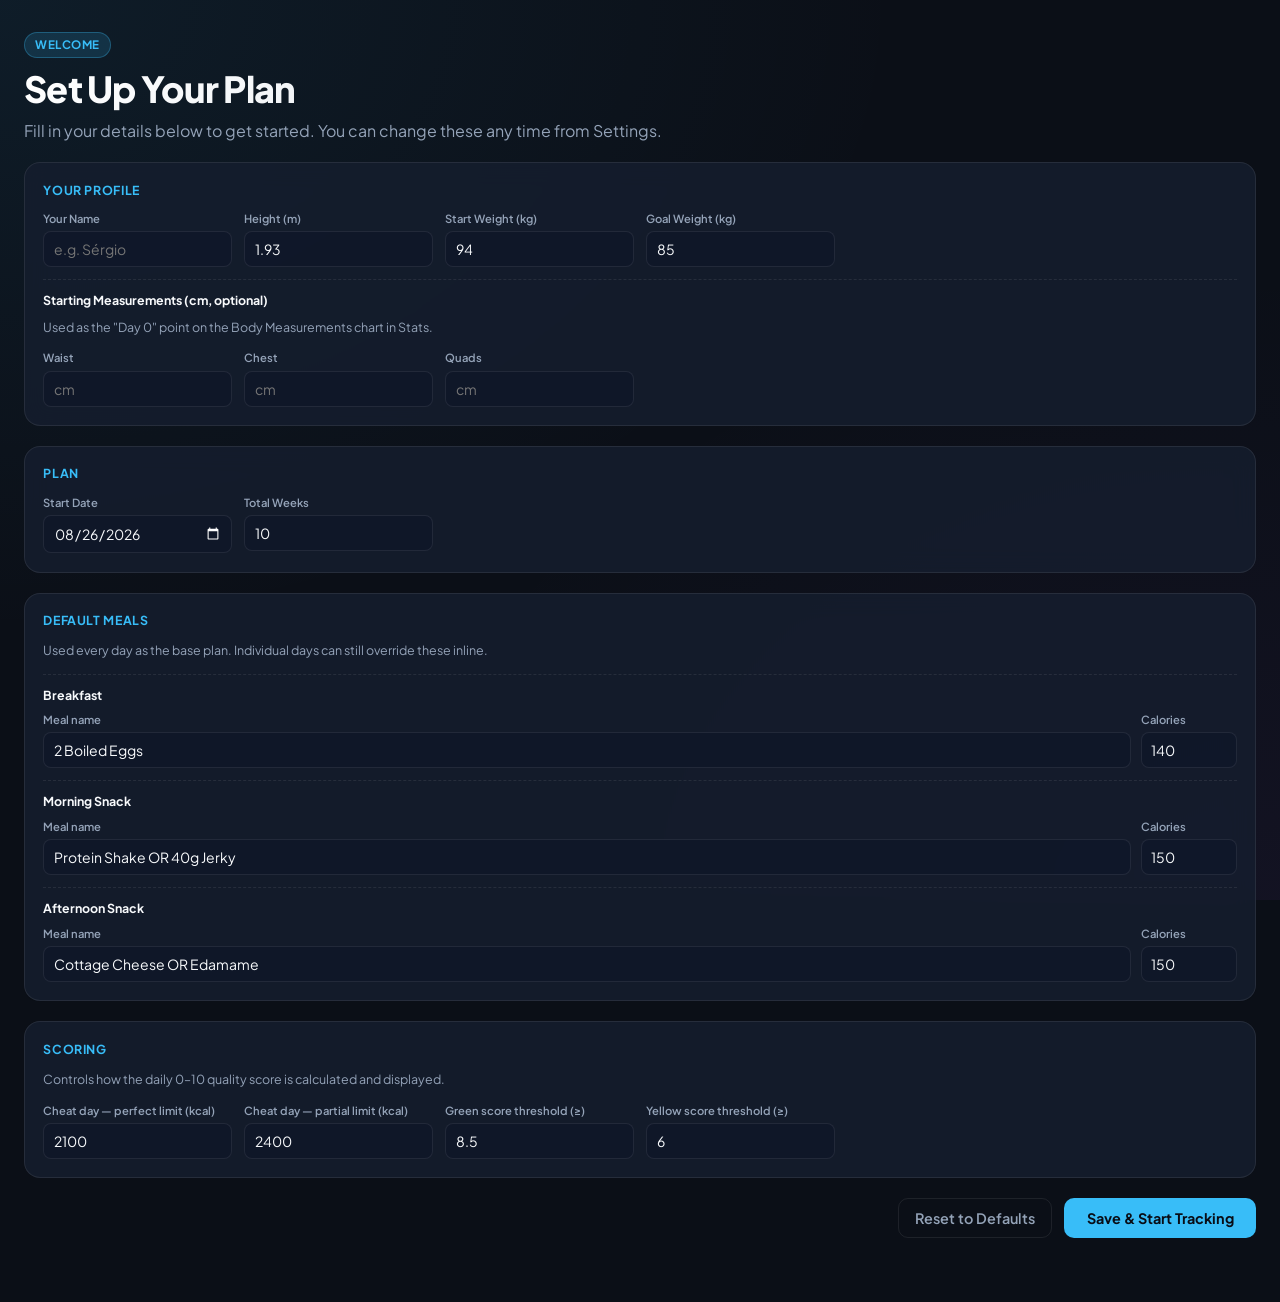
<file: index.html>
<!DOCTYPE html>
<html lang="en">
<head>
  <meta charset="UTF-8">
  <meta name="viewport" content="width=device-width, initial-scale=1.0">
  <meta name="apple-mobile-web-app-capable" content="yes">
  <meta name="apple-mobile-web-app-status-bar-style" content="black-translucent">
  <meta name="apple-mobile-web-app-title" content="Transform">
  <meta name="theme-color" content="#0b0f17">
  <title>10-Week Transformation Tracker</title>
  <link rel="preconnect" href="https://fonts.googleapis.com">
  <link rel="preconnect" href="https://fonts.gstatic.com" crossorigin>
  <link href="https://fonts.googleapis.com/css2?family=Plus+Jakarta+Sans:wght@400;500;600;700;800&display=swap" rel="stylesheet">
  <link rel="manifest" href="manifest.json">
  <link rel="icon" href="files/favicon.svg" type="image/svg+xml">
  <link rel="apple-touch-icon" href="files/apple-touch-icon.png">
  <link rel="stylesheet" href="css/styles.css">
  <script>
    const _profile = new URLSearchParams(location.search).get('profile') || 'default';
    const _cfgKey = _profile === 'default' ? 'weightLossTrackerConfig' : `weightLossTrackerConfig_${_profile}`;
    if (!localStorage.getItem(_cfgKey)) {
      const _dest = new URL('config.html', location.href);
      if (_profile !== 'default') _dest.searchParams.set('profile', _profile);
      location.replace(_dest.toString());
    }
  </script>
</head>
<body>

  <header>
    <div class="brand-badge">Loading…</div>
    <p class="welcome-line" id="welcome-line" hidden></p>
    <h1>10-Week Transformation Plan</h1>
    <p class="subtitle" id="app-subtitle">Personalized tracker. Features Mon-Sun weekly views, exercise logs, Sunday progress photos, and weighted 0-10 daily quality scores.</p>
  </header>

  <section class="dashboard-card" id="overall-progress">
    <h2 class="visually-hidden">Overall Progress</h2>
    <div class="progress-header">
      <div class="progress-title">10-Week Overall Progress</div>
      <div class="progress-number" id="overall-percentage">0%</div>
    </div>
    <div class="progress-track">
      <div class="progress-fill" id="overall-bar"></div>
    </div>
  </section>

  <section class="quick-actions" id="quick-actions">
    <h2 class="visually-hidden">Quick Actions</h2>
    <a class="qa-btn" href="stats.html">📊<span>Charts</span></a>
    <a class="qa-btn" href="config.html">⚙️<span>Settings</span></a>
    <button class="qa-btn" onclick="openProfileSwitcher()">👤<span>Switch Profile</span></button>
    <button class="qa-btn" onclick="openLogEntryModal()">📏<span>Log Weight & Measures</span></button>
    <button class="qa-btn" onclick="exportData()">⬇️<span>Export Backup</span></button>
    <button class="qa-btn" onclick="exportCSV()">📄<span>Export CSV</span></button>
    <button class="qa-btn" onclick="triggerImport()">⬆️<span>Import Backup</span></button>
    <input type="file" id="import-file-input" accept="application/json" style="display:none" onchange="onImportFileSelected(this)">
  </section>

  <section class="controls-wrapper" id="week-controls">
    <h2 class="visually-hidden">Week Controls</h2>
    <div class="week-nav" id="week-buttons-container"></div>
    <div class="action-bar">
      <div class="week-info-tag" id="week-info-title">Week 1 <span>Phase 1: Rapid Loss Phase</span></div>
      <button class="btn-reset" onclick="resetAllData()">Reset All</button>
    </div>
  </section>

  <main class="days-grid" id="days-grid-container"></main>

  <div class="modal-overlay" id="modal-overlay" hidden onclick="if(event.target===this) closeModal()">
    <div class="modal-box" id="modal-box"></div>
  </div>

  <script src="js/shared.js"></script>
  <script src="js/script.js"></script>
</body>
</html>
</file>
<file: css/styles.css>
:root {
  --bg: #0b0f17;
  --card-bg: rgba(22, 30, 46, 0.85);
  --card-border: rgba(255, 255, 255, 0.08);
  --card-border-hover: rgba(56, 189, 248, 0.3);
  --text-main: #f8fafc;
  --text-muted: #94a3b8;
  --text-dim: #64748b;
  --accent: #38bdf8;
  --accent-glow: rgba(56, 189, 248, 0.15);
  --success: #10b981;
  --success-glow: rgba(16, 185, 129, 0.15);
  --warning: #f59e0b;
  --purple: #a855f7;
  --purple-glow: rgba(168, 85, 247, 0.15);
  --font: 'Plus Jakarta Sans', -apple-system, BlinkMacSystemFont, sans-serif;
  color-scheme: dark;
}

* {
  box-sizing: border-box;
  margin: 0;
  padding: 0;
  -webkit-tap-highlight-color: transparent;
}

.visually-hidden {
  position: absolute;
  width: 1px;
  height: 1px;
  padding: 0;
  margin: -1px;
  overflow: hidden;
  clip: rect(0, 0, 0, 0);
  white-space: nowrap;
  border: 0;
}

body {
  background-color: var(--bg);
  background-image: 
    radial-gradient(at 0% 0%, rgba(56, 189, 248, 0.08) 0px, transparent 50%),
    radial-gradient(at 100% 100%, rgba(168, 85, 247, 0.05) 0px, transparent 50%);
  background-attachment: fixed;
  color: var(--text-main);
  font-family: var(--font);
  line-height: 1.4;
  padding: 1rem;
  max-width: 1320px;
  margin: 0 auto;
  min-height: 100vh;
}

header {
  margin-bottom: 1.25rem;
  display: flex;
  flex-direction: column;
  gap: 0.35rem;
}

.brand-badge {
  display: inline-flex;
  align-items: center;
  background: var(--accent-glow);
  border: 1px solid rgba(56, 189, 248, 0.3);
  color: var(--accent);
  padding: 0.25rem 0.65rem;
  border-radius: 9999px;
  font-size: 0.725rem;
  font-weight: 700;
  letter-spacing: 0.04em;
  text-transform: uppercase;
  width: fit-content;
}

h1 {
  font-size: 1.6rem;
  font-weight: 800;
  letter-spacing: -0.02em;
  background: linear-gradient(135deg, #ffffff 0%, #cbd5e1 100%);
  -webkit-background-clip: text;
  -webkit-text-fill-color: transparent;
}

.subtitle { color: var(--text-muted); font-size: 0.85rem; }

.welcome-line { color: var(--accent); font-size: 0.95rem; font-weight: 700; }

.dashboard-card {
  background: var(--card-bg);
  backdrop-filter: blur(12px);
  -webkit-backdrop-filter: blur(12px);
  border: 1px solid var(--card-border);
  border-radius: 16px;
  padding: 1rem 1.25rem;
  margin-bottom: 1.25rem;
}

.progress-header {
  display: flex;
  justify-content: space-between;
  align-items: flex-end;
  margin-bottom: 0.6rem;
}

.progress-title {
  font-size: 0.775rem;
  font-weight: 700;
  color: var(--text-muted);
  text-transform: uppercase;
  letter-spacing: 0.04em;
}

.progress-number { font-size: 1.25rem; font-weight: 800; color: var(--accent); }

.progress-track {
  background: rgba(15, 23, 42, 0.8);
  height: 12px;
  border-radius: 9999px;
  overflow: hidden;
  border: 1px solid var(--card-border);
  padding: 2px;
}

.progress-fill {
  background: linear-gradient(90deg, var(--accent) 0%, var(--success) 100%);
  height: 100%;
  width: 0%;
  border-radius: 9999px;
  transition: width 0.4s cubic-bezier(0.4, 0, 0.2, 1);
}

.quick-actions {
  display: flex;
  gap: 0.5rem;
  overflow-x: auto;
  padding-bottom: 0.25rem;
  margin-bottom: 1.25rem;
  -webkit-overflow-scrolling: touch;
  scrollbar-width: none;
}

.quick-actions::-webkit-scrollbar { display: none; }

.qa-btn {
  display: inline-flex;
  align-items: center;
  gap: 0.4rem;
  background: var(--card-bg);
  border: 1px solid var(--card-border);
  color: var(--text-main);
  padding: 0.55rem 0.9rem;
  border-radius: 10px;
  font-size: 0.8rem;
  font-weight: 600;
  font-family: var(--font);
  cursor: pointer;
  text-decoration: none;
  white-space: nowrap;
  flex-shrink: 0;
}

.qa-btn:hover { border-color: var(--card-border-hover); }

.controls-wrapper {
  display: flex;
  flex-direction: column;
  gap: 0.85rem;
  margin-bottom: 1.25rem;
}

.week-nav {
  display: flex;
  gap: 0.4rem;
  overflow-x: auto;
  padding-bottom: 0.4rem;
  -webkit-overflow-scrolling: touch;
  scrollbar-width: none;
}

.week-nav::-webkit-scrollbar { display: none; }

.btn-week {
  background: var(--card-bg);
  border: 1px solid var(--card-border);
  color: var(--text-muted);
  padding: 0.55rem 0.9rem;
  border-radius: 10px;
  cursor: pointer;
  font-size: 0.825rem;
  font-weight: 600;
  white-space: nowrap;
  transition: all 0.2s ease;
  font-family: var(--font);
  flex-shrink: 0;
}

.btn-week.active {
  background: var(--accent);
  color: #090d16;
  border-color: var(--accent);
  font-weight: 700;
}

.action-bar {
  display: flex;
  justify-content: space-between;
  align-items: center;
  gap: 0.75rem;
}

.week-info-tag { font-size: 0.9rem; font-weight: 700; color: var(--text-main); }
.week-info-tag span { font-weight: 500; color: var(--text-muted); font-size: 0.8rem; display: block; }

.btn-reset {
  background: transparent;
  border: 1px solid rgba(239, 68, 68, 0.3);
  color: #ef4444;
  padding: 0.4rem 0.75rem;
  border-radius: 8px;
  cursor: pointer;
  font-size: 0.75rem;
  font-weight: 600;
  font-family: var(--font);
  flex-shrink: 0;
}

.days-grid {
  display: grid;
  grid-template-columns: repeat(auto-fill, minmax(320px, 1fr));
  gap: 1.25rem;
}

.day-card {
  background: var(--card-bg);
  backdrop-filter: blur(12px);
  -webkit-backdrop-filter: blur(12px);
  border: 1px solid var(--card-border);
  border-radius: 16px;
  padding: 1.15rem;
  display: flex;
  flex-direction: column;
  justify-content: space-between;
}

.day-card.completed-day {
  border-color: rgba(16, 185, 129, 0.4);
  background: rgba(16, 185, 129, 0.03);
}

.day-header {
  display: flex;
  justify-content: space-between;
  align-items: flex-start;
  padding-bottom: 0.75rem;
  margin-bottom: 0.75rem;
  border-bottom: 1px solid var(--card-border);
}

.day-title { font-size: 1.05rem; font-weight: 700; }
.day-date { font-size: 0.775rem; font-weight: 600; color: var(--accent); }

.header-badges { display: flex; flex-direction: column; align-items: flex-end; gap: 0.3rem; }

.score-pill {
  font-size: 0.75rem;
  font-weight: 800;
  padding: 0.2rem 0.55rem;
  border-radius: 6px;
  display: inline-flex;
  align-items: center;
  gap: 0.25rem;
}

.score-high {
  background: rgba(16, 185, 129, 0.15);
  color: #34d399;
  border: 1px solid rgba(16, 185, 129, 0.3);
}

.score-mid {
  background: rgba(245, 158, 11, 0.15);
  color: #fbbf24;
  border: 1px solid rgba(245, 158, 11, 0.3);
}

.score-low {
  background: rgba(239, 68, 68, 0.15);
  color: #f87171;
  border: 1px solid rgba(239, 68, 68, 0.3);
}

.calorie-pill {
  font-size: 0.725rem;
  font-weight: 800;
  padding: 0.2rem 0.5rem;
  border-radius: 6px;
  background: rgba(56, 189, 248, 0.1);
  color: var(--accent);
  border: 1px solid rgba(56, 189, 248, 0.2);
}

.calorie-pill.cheat {
  background: var(--purple-glow);
  color: var(--purple);
  border-color: rgba(168, 85, 247, 0.3);
}

.checklist { display: flex; flex-direction: column; gap: 0.5rem; }

.check-item {
  display: flex;
  align-items: flex-start;
  gap: 0.75rem;
  padding: 0.5rem;
  border-radius: 10px;
  cursor: pointer;
  min-height: 44px;
}

.check-item:active { background: rgba(255, 255, 255, 0.05); }

.checkbox-custom {
  position: relative;
  width: 22px;
  height: 22px;
  border: 2px solid var(--text-dim);
  border-radius: 6px;
  background: rgba(15, 23, 42, 0.6);
  cursor: pointer;
  margin-top: 1px;
  flex-shrink: 0;
  display: flex;
  align-items: center;
  justify-content: center;
}

.check-item input[type="checkbox"] { position: absolute; opacity: 0; cursor: pointer; height: 0; width: 0; }

.check-item input[type="checkbox"]:checked ~ .checkbox-custom {
  background: var(--success);
  border-color: var(--success);
}

.check-item input[type="checkbox"]:focus-visible ~ .checkbox-custom {
  outline: 2px solid var(--accent);
  outline-offset: 2px;
}

.checkbox-custom::after {
  content: "";
  position: absolute;
  display: none;
  width: 5px;
  height: 9px;
  border: solid #0b0f17;
  border-width: 0 2.5px 2.5px 0;
  transform: rotate(45deg);
  margin-bottom: 2px;
}

.check-item input[type="checkbox"]:checked ~ .checkbox-custom::after { display: block; }
.item-content { flex-grow: 1; }

.item-title {
  font-size: 0.85rem;
  font-weight: 600;
  color: var(--text-main);
  display: flex;
  justify-content: space-between;
  align-items: center;
}

.item-cal { font-size: 0.7rem; color: var(--text-dim); font-weight: 700; }

.check-item input[type="checkbox"]:checked ~ .item-content .item-title {
  color: var(--text-dim);
  text-decoration: line-through;
}

.item-desc { font-size: 0.75rem; color: var(--text-muted); display: block; margin-top: 0.1rem; }

.item-cal-input,
.item-desc-input {
  background: transparent;
  border: none;
  border-bottom: 1px dashed var(--card-border);
  color: inherit;
  font-family: var(--font);
  padding: 0 0 1px 0;
  outline: none;
  border-radius: 0;
}

.item-cal-input:focus,
.item-desc-input:focus {
  border-bottom-color: var(--accent);
}

.item-cal-input {
  width: 4.2rem;
  flex-shrink: 0;
  text-align: right;
  font-size: 0.7rem;
  font-weight: 700;
  color: var(--text-dim);
  -moz-appearance: textfield;
}

.item-cal-input.cheat-tag { color: var(--purple); }

.item-desc-input {
  display: block;
  width: 100%;
  font-size: 0.75rem;
  color: var(--text-muted);
  margin-top: 0.1rem;
}

.exercise-comment-box {
  margin-top: 0.25rem;
  margin-left: 2rem;
}

.exercise-comment-box input {
  background: rgba(15, 23, 42, 0.6);
  border: 1px solid var(--card-border);
  border-radius: 6px;
  padding: 0.35rem 0.5rem;
  color: var(--text-main);
  font-size: 0.75rem;
  font-family: var(--font);
  outline: none;
  width: 100%;
}

.exercise-comment-box input:focus { border-color: var(--warning); }

.section-divider { margin: 0.75rem 0; border-top: 1px dashed var(--card-border); }

.sunday-box {
  background: rgba(168, 85, 247, 0.05);
  border: 1px solid rgba(168, 85, 247, 0.2);
  border-radius: 12px;
  padding: 0.75rem;
  margin-bottom: 0.75rem;
  display: flex;
  flex-direction: column;
  gap: 0.6rem;
}

.box-title { font-size: 0.775rem; font-weight: 700; color: var(--purple); }

.measure-grid { display: grid; grid-template-columns: repeat(2, 1fr); gap: 0.4rem; }
.measure-field { display: flex; flex-direction: column; gap: 0.2rem; }
.measure-field label { font-size: 0.675rem; font-weight: 600; color: var(--text-muted); }
.measure-field input {
  background: rgba(15, 23, 42, 0.8);
  border: 1px solid var(--card-border);
  border-radius: 6px;
  padding: 0.4rem;
  color: var(--text-main);
  font-size: 0.85rem;
  font-family: var(--font);
  outline: none;
  width: 100%;
}

.photo-upload-zone {
  display: flex;
  flex-direction: column;
  align-items: center;
  gap: 0.5rem;
}

.photo-preview {
  width: 100%;
  max-height: 180px;
  object-fit: cover;
  border-radius: 8px;
  border: 1px solid var(--card-border);
}

.btn-photo {
  background: rgba(168, 85, 247, 0.15);
  border: 1px solid rgba(168, 85, 247, 0.4);
  color: var(--purple);
  padding: 0.45rem 0.85rem;
  border-radius: 8px;
  font-size: 0.75rem;
  font-weight: 700;
  cursor: pointer;
  display: inline-flex;
  align-items: center;
  gap: 0.4rem;
  font-family: var(--font);
  width: 100%;
  justify-content: center;
}

.btn-remove-photo {
  background: transparent;
  border: none;
  color: #ef4444;
  font-size: 0.7rem;
  cursor: pointer;
  text-decoration: underline;
}

.notes-box { display: flex; flex-direction: column; gap: 0.3rem; margin-top: 0.5rem; }
.notes-box label { font-size: 0.725rem; font-weight: 600; color: var(--text-muted); }
.notes-box textarea {
  background: rgba(15, 23, 42, 0.6);
  border: 1px solid var(--card-border);
  border-radius: 8px;
  padding: 0.5rem;
  color: var(--text-main);
  font-size: 0.825rem;
  font-family: var(--font);
  resize: vertical;
  min-height: 52px;
  outline: none;
}

.workout-tag { color: var(--warning); font-weight: 600; }
.rest-tag { color: var(--text-dim); }
.cheat-tag { color: var(--purple); font-weight: 700; }

/* --- Stats page --- */

.btn-back {
  display: inline-flex;
  align-items: center;
  gap: 0.35rem;
  color: var(--text-muted);
  text-decoration: none;
  font-size: 0.8rem;
  font-weight: 600;
  margin-bottom: 0.75rem;
}

.btn-back:hover { color: var(--accent); }

.stats-grid {
  display: grid;
  grid-template-columns: repeat(auto-fit, minmax(150px, 1fr));
  gap: 0.85rem;
  margin-bottom: 1.25rem;
}

.stat-card {
  background: var(--card-bg);
  backdrop-filter: blur(12px);
  -webkit-backdrop-filter: blur(12px);
  border: 1px solid var(--card-border);
  border-radius: 14px;
  padding: 0.9rem 1rem;
}

.stat-label {
  font-size: 0.7rem;
  font-weight: 700;
  color: var(--text-muted);
  text-transform: uppercase;
  letter-spacing: 0.04em;
  margin-bottom: 0.35rem;
}

.stat-value { font-size: 1.5rem; font-weight: 800; color: var(--text-main); line-height: 1.1; }
.stat-value.accent { color: var(--accent); }
.stat-value.success { color: var(--success); }
.stat-value.purple { color: var(--purple); }
.stat-value.warning { color: var(--warning); }

.stat-sub { font-size: 0.75rem; color: var(--text-dim); margin-top: 0.25rem; }

.charts-grid {
  display: grid;
  grid-template-columns: 1fr;
  gap: 1.25rem;
  margin-bottom: 1.25rem;
}

.chart-card {
  background: var(--card-bg);
  backdrop-filter: blur(12px);
  -webkit-backdrop-filter: blur(12px);
  border: 1px solid var(--card-border);
  border-radius: 16px;
  padding: 1.15rem;
}

.chart-card-title {
  font-size: 0.9rem;
  font-weight: 700;
  color: var(--text-main);
  margin-bottom: 0.15rem;
}

.chart-card-subtitle {
  font-size: 0.75rem;
  color: var(--text-muted);
  margin-bottom: 0.9rem;
}

.chart-canvas-wrap { position: relative; height: 260px; }

.empty-state {
  color: var(--text-dim);
  font-size: 0.8rem;
  text-align: center;
  padding: 2rem 1rem;
}

.photo-timeline {
  display: flex;
  gap: 0.6rem;
  overflow-x: auto;
  padding-bottom: 0.4rem;
  -webkit-overflow-scrolling: touch;
}

.photo-timeline-item { flex-shrink: 0; width: 110px; text-align: center; }

.photo-timeline-item img {
  width: 110px;
  height: 130px;
  object-fit: cover;
  border-radius: 10px;
  border: 1px solid var(--card-border);
  display: block;
}

.photo-timeline-caption { font-size: 0.7rem; color: var(--text-muted); margin-top: 0.3rem; }

/* --- Modal --- */

.modal-overlay {
  position: fixed;
  inset: 0;
  background: rgba(0, 0, 0, 0.6);
  backdrop-filter: blur(4px);
  -webkit-backdrop-filter: blur(4px);
  display: flex;
  align-items: center;
  justify-content: center;
  padding: 1rem;
  z-index: 1000;
}

.modal-overlay[hidden] { display: none; }

.modal-box {
  background: var(--card-bg);
  backdrop-filter: blur(12px);
  -webkit-backdrop-filter: blur(12px);
  border: 1px solid var(--card-border);
  border-radius: 16px;
  padding: 1.25rem;
  width: 100%;
  max-width: 420px;
  max-height: 90vh;
  overflow-y: auto;
}

.modal-title { font-size: 1.05rem; font-weight: 800; margin-bottom: 0.5rem; }
.modal-message { font-size: 0.85rem; color: var(--text-muted); line-height: 1.5; margin-bottom: 1rem; }

.modal-field-row { display: grid; grid-template-columns: 1fr 1fr; gap: 0.6rem; margin-bottom: 0.75rem; }
.modal-field { display: flex; flex-direction: column; gap: 0.3rem; }
.modal-field label { font-size: 0.7rem; font-weight: 600; color: var(--text-muted); }

.modal-field input,
.modal-field select {
  background: rgba(15, 23, 42, 0.8);
  border: 1px solid var(--card-border);
  border-radius: 8px;
  padding: 0.5rem 0.6rem;
  color: var(--text-main);
  font-size: 0.85rem;
  font-family: var(--font);
  outline: none;
  width: 100%;
}

.modal-actions { display: flex; justify-content: flex-end; gap: 0.6rem; margin-top: 1rem; }

.btn-modal-cancel {
  background: transparent;
  border: 1px solid var(--card-border);
  color: var(--text-muted);
  padding: 0.5rem 1rem;
  border-radius: 8px;
  cursor: pointer;
  font-weight: 600;
  font-family: var(--font);
  font-size: 0.85rem;
}

.btn-modal-confirm {
  background: var(--accent);
  border: none;
  color: #090d16;
  padding: 0.5rem 1rem;
  border-radius: 8px;
  cursor: pointer;
  font-weight: 700;
  font-family: var(--font);
  font-size: 0.85rem;
}

.btn-modal-confirm.btn-modal-danger { background: #ef4444; color: #fff; }

/* --- Config page --- */

.cfg-section {
  background: var(--card-bg);
  backdrop-filter: blur(12px);
  -webkit-backdrop-filter: blur(12px);
  border: 1px solid var(--card-border);
  border-radius: 16px;
  padding: 1.15rem;
  margin-bottom: 1.25rem;
}

.cfg-section-title {
  font-size: 0.775rem;
  font-weight: 700;
  color: var(--accent);
  text-transform: uppercase;
  letter-spacing: 0.05em;
  margin-bottom: 0.75rem;
}

.cfg-section-desc {
  font-size: 0.78rem;
  color: var(--text-muted);
  margin-bottom: 0.85rem;
  line-height: 1.5;
}

.cfg-grid {
  display: grid;
  grid-template-columns: repeat(auto-fill, minmax(180px, 1fr));
  gap: 0.75rem;
}

.cfg-field {
  display: flex;
  flex-direction: column;
  gap: 0.3rem;
}

.cfg-field label {
  font-size: 0.7rem;
  font-weight: 600;
  color: var(--text-muted);
}

.cfg-field input {
  background: rgba(15, 23, 42, 0.8);
  border: 1px solid var(--card-border);
  border-radius: 8px;
  padding: 0.5rem 0.6rem;
  color: var(--text-main);
  font-size: 0.875rem;
  font-family: var(--font);
  outline: none;
  width: 100%;
}

.cfg-field input:focus { border-color: var(--accent); }

.cfg-meal-row {
  border-top: 1px dashed var(--card-border);
  padding-top: 0.75rem;
  margin-top: 0.75rem;
}

.cfg-meal-row:first-of-type { border-top: none; margin-top: 0; padding-top: 0; }

.cfg-meal-label {
  font-size: 0.775rem;
  font-weight: 700;
  color: var(--text-main);
  margin-bottom: 0.5rem;
}

.cfg-meal-fields {
  display: flex;
  gap: 0.6rem;
  align-items: flex-end;
}

.cfg-field-grow { flex: 1; }

.cfg-field-cal { width: 6rem; flex-shrink: 0; }

.cfg-actions {
  display: flex;
  justify-content: flex-end;
  gap: 0.75rem;
  margin-bottom: 2rem;
}

.btn-cfg-save {
  background: var(--accent);
  border: none;
  color: #090d16;
  padding: 0.6rem 1.4rem;
  border-radius: 10px;
  cursor: pointer;
  font-weight: 700;
  font-family: var(--font);
  font-size: 0.9rem;
}

.btn-cfg-reset {
  background: transparent;
  border: 1px solid var(--card-border);
  color: var(--text-muted);
  padding: 0.6rem 1rem;
  border-radius: 10px;
  cursor: pointer;
  font-weight: 600;
  font-family: var(--font);
  font-size: 0.9rem;
}

.cfg-toast {
  background: var(--success);
  color: #0b0f17;
  font-size: 0.825rem;
  font-weight: 700;
  padding: 0.55rem 1rem;
  border-radius: 8px;
  margin-bottom: 0.75rem;
  text-align: center;
}

/* --- Profile switcher --- */

.profile-list {
  display: flex;
  flex-direction: column;
  gap: 0.4rem;
  margin-top: 0.75rem;
}

.profile-item {
  display: flex;
  align-items: center;
  justify-content: space-between;
  padding: 0.6rem 0.85rem;
  border-radius: 10px;
  border: 1px solid var(--card-border);
  background: rgba(15, 23, 42, 0.5);
  text-decoration: none;
  color: var(--text-main);
  font-size: 0.875rem;
  font-weight: 600;
  transition: border-color 0.15s;
}

.profile-item:hover { border-color: var(--card-border-hover); }

.profile-item-active {
  border-color: rgba(56, 189, 248, 0.4);
  background: var(--accent-glow);
}

.profile-item-name { flex: 1; }

.profile-item-badge {
  font-size: 0.65rem;
  font-weight: 700;
  text-transform: uppercase;
  letter-spacing: 0.05em;
  color: var(--accent);
  background: rgba(56, 189, 248, 0.1);
  border: 1px solid rgba(56, 189, 248, 0.3);
  padding: 0.15rem 0.45rem;
  border-radius: 9999px;
}

@media (min-width: 768px) {
  body { padding: 2rem 1.5rem; }
  h1 { font-size: 2.25rem; }
  .subtitle { font-size: 1rem; }
  .charts-grid { grid-template-columns: repeat(2, 1fr); }
  .charts-grid .chart-card.full-width { grid-column: 1 / -1; }
}
</file>
